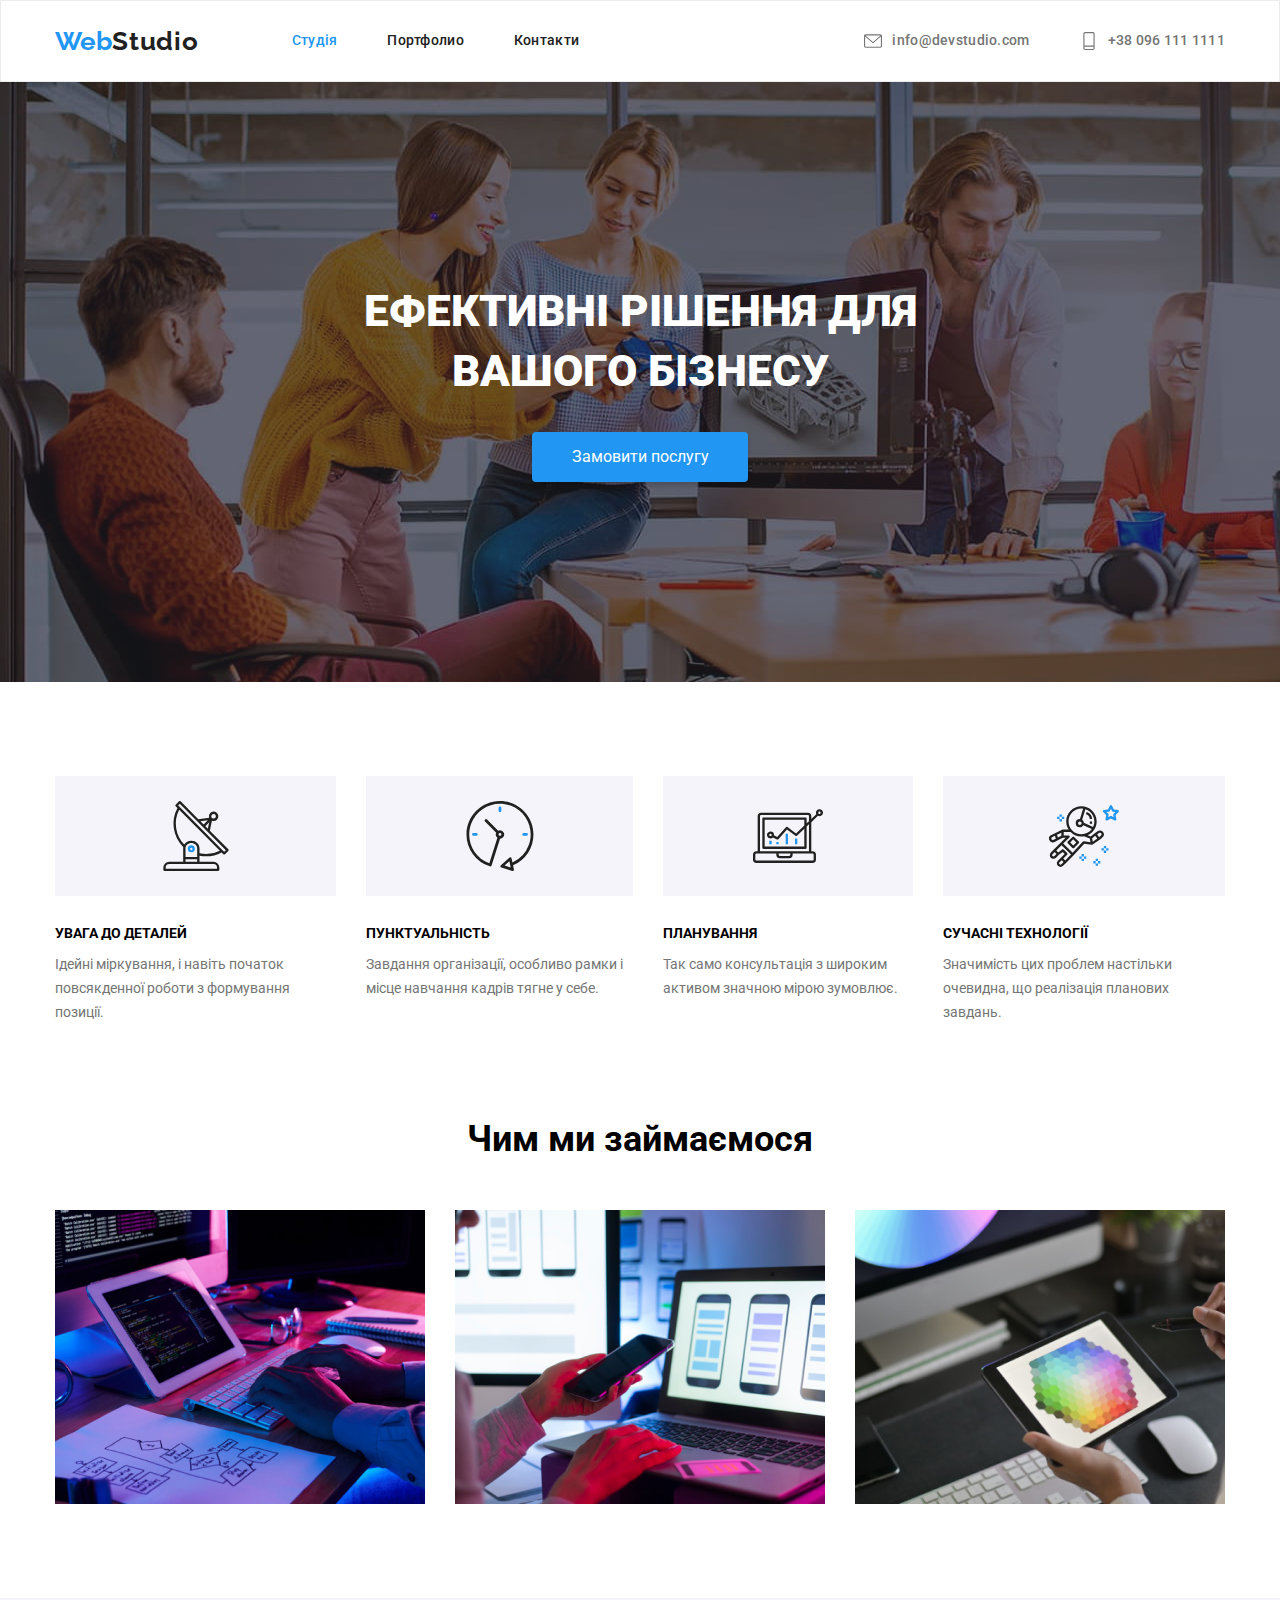
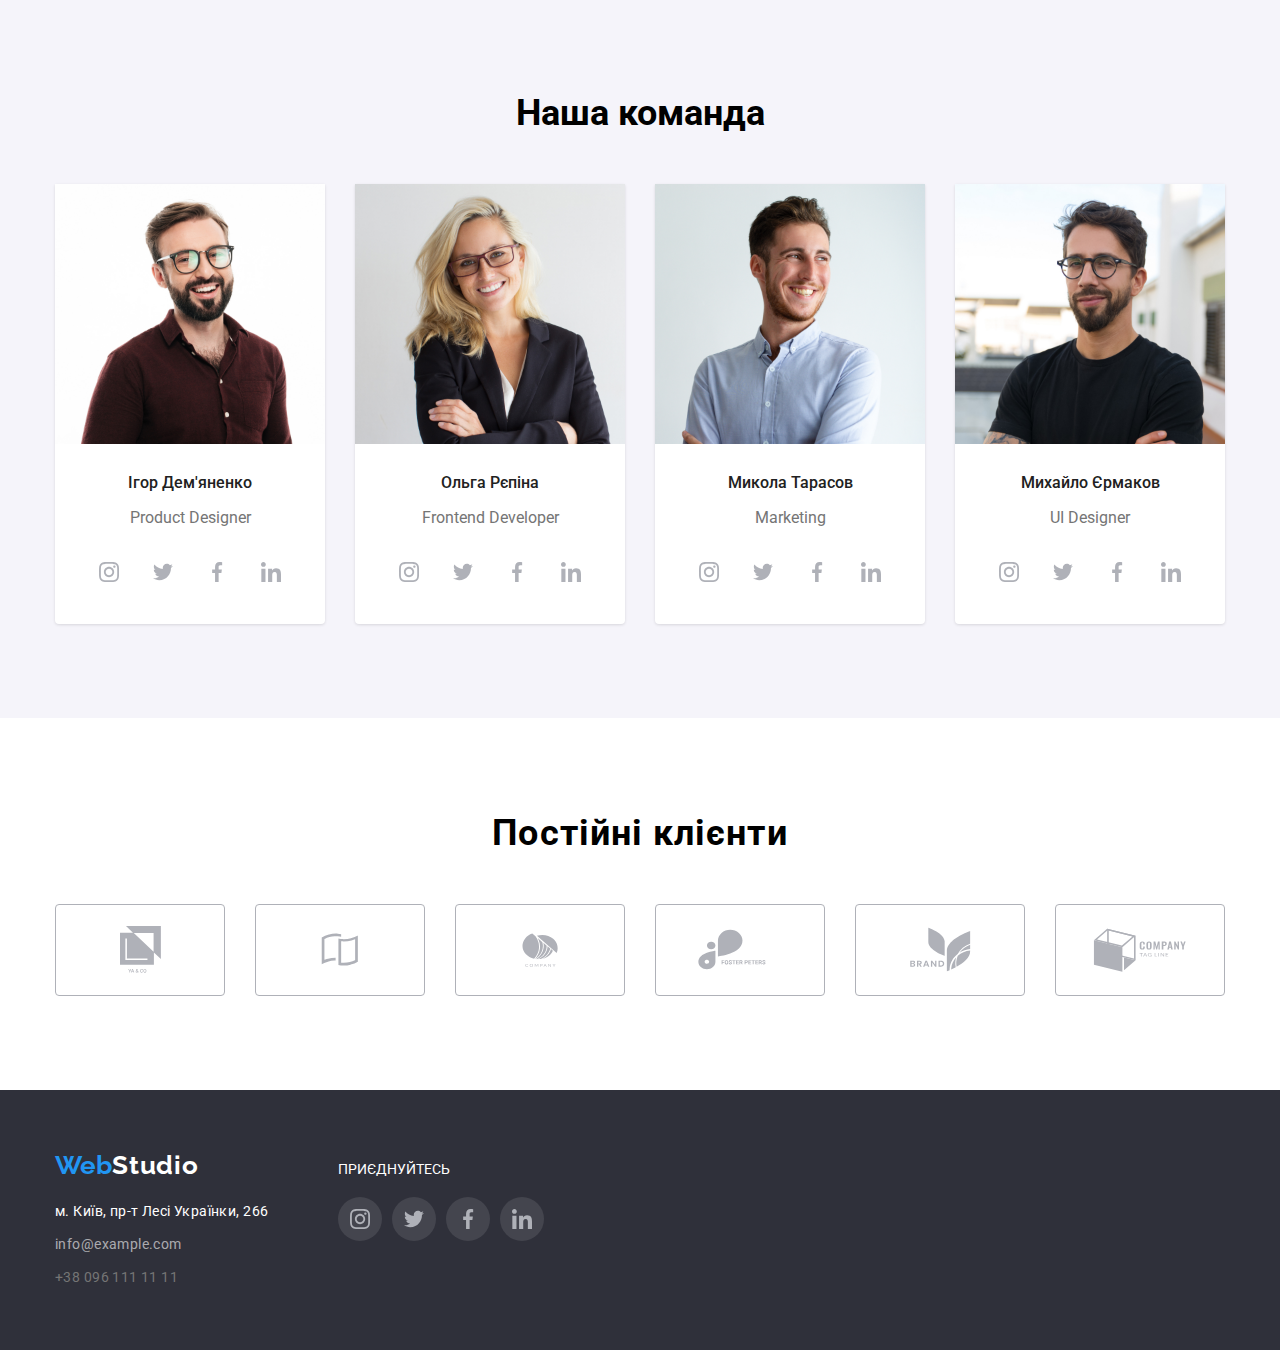
<file: index.html>
<!DOCTYPE html>
<html lang="en">

<head>
  <meta charset="UTF-8" />
  <meta http-equiv="X-UA-Compatible" content="IE=edge" />
  <meta name="viewport" content="width=device-width, initial-scale=1.0" />

  <title>Home work 1</title>
  <link href="https://fonts.googleapis.com/css2?family=Raleway:wght@700&family=Roboto:wght@400;500;700;900&display=swap"
    rel="stylesheet">
  <link />
  <link
      rel="stylesheet"
      href="https://cdnjs.cloudflare.com/ajax/libs/modern-normalize/1.1.0/modern-normalize.min.css"
    />
  <link rel="stylesheet" href="./css/styles.css" />

<body>

  <!-- Шапка сайта -->

  <header class="header">
    <div class="container">
      <nav class="main-nav">

        <a href="./index.html" class="logo">Web<span class="logo-header link current">Studio</span></a>

        <ul class="site-nav list">
          <li class="item">
            <a href="./index.html" class="link current studio">Студія</a>
          </li>
          <li class="item">
            <a href="./portfolio.html" class="link current">Портфолио</a>
          </li>
          <li class="item">
            <a href="Контакты" class="link">Контакти</a>
          </li>
        </ul>
    
    <ul class="auth-nav list">
      <li class="item">
        <a href="mailto:info@devstudio.com" class="header__link__mail">
          <svg class="tech__link" width="18" height="18">
            <use href="./images/symbol-defs.svg#icon-mailmin"></use>
            </svg
          >info@devstudio.com
        </a>
      </li>

      <li class="item">
        <a href="tel:+380961111111" class="header__link__tel">
          <svg class="tech__link" width="18" height="18">
            <use href=".//images/symbol-defs.svg#icon-telmin"></use></svg
          >+38 096 111 1111
        </a>
      </li>
    </ul>
  </nav>
  </div>
  </header>


  <main>

    <!-- Hero -->

     <section class="box-hero">
      <div class="box-text">
        <h1 class="text">Ефективні рішення для вашого бізнесу</h1>
        <div lass="hero-button">
        <button class="button-one">Замовити послугу</button>
       </div>
      </div>
     </section>

    <!-- Описание приимуществ -->

    <section class="section">
      <div class="container">
        <div class="box-peculiarities"></div>
        <!-- <h2 class="text-main">Описание преимуществ</h2> -->
        
        <ul class="list-item">
          <li class="box-works-item">
            <h3 class="text-list">УВАГА ДО ДЕТАЛЕЙ</h3>
            <p class="text-script">
              Ідейні міркування, і навіть початок повсякденної роботи з формування позиції.
            </p>
          </li>

          <li class="box-works-item">
            <h3 class="text-list">ПУНКТУАЛЬНІСТЬ</h3>
            <p class="text-script">
              Завдання організації, особливо рамки і місце навчання кадрів тягне у себе.
            </p>
          </li>

          <li class="box-works-item">
            <h3 class="text-list">ПЛАНУВАННЯ</h3>
            <p class="text-script">
              Так само консультація з широким активом значною мірою зумовлює.
            </p>
          </li>

          <li class="box-works-item">
            <h3 class="text-list">СУЧАСНІ ТЕХНОЛОГІЇ</h3>
            <p class="text-script">
              Значимість цих проблем настільки очевидна, що реалізація планових завдань.
            </p>
          </li>
        </ul>
      </div>
    </section>

    <!-- Чем мы занимаемся -->

    <section class="section works">
      <div class="container">
      <h2 class="text-main">Чим ми займаємося</h2>
      <ul class="list-item">
        <li>
          <img src="./images/работа за ноутом.jpg" alt="Смартфон" width="370" " />
        </li>
        <li>
          <img src="./images/смартфон.jpg" alt="Смартфон" width="370" " />
        </li>
        <li>
          <img src="./images/планшет.jpg" alt="Планшет" width="370" " />
        </li>
      </ul>
      </div>
    </section>

<!-- Наша команда -->

    <section class="section-team">
      <div class="container">
        <h2 class="text-main team">Наша команда</h2>
        <ul class="list-item section-name list">
          
          <li class="cards">
            <img src="./images/Igor.jpg" alt="Игорь дизайнер" width="270" />
            <h3 class="name">Ігор Дем'яненко</h3>
            <p class="text-job">Product Designer</p>
            <ul class="social__list">
              <li class="social__item">
                <a class="social__link" href="#" target="_blank" aria-label="instagram">
                  <svg class="social__icon" width="20" height="20">
                    <use href="./images/symbol-defs.svg#icon-instagrammin"></use>
                  </svg>
                </a>
              </li>
              <li class="social__item">
                <a class="social__link" href="#" target="_blank" aria-label="twitter">
                  <svg class="social__icon" width="20" height="20">
                    <use href="./images/symbol-defs.svg#icon-twittermin"></use>
                  </svg>
                </a>
              </li>
              <li class="social__item">
                <a class="social__link" href="#" target="_blank" aria-label="facebook">
                  <svg class="social__icon" width="20" height="20">
                    <use href="./images/symbol-defs.svg#icon-facebookmin"></use>
                  </svg>
                </a>
              </li>
              <li class="social__item">
                <a class="social__link" href="#" target="_blank" aria-label="linkedin">
                  <svg class="social__icon" width="20" height="20">
                    <use href="./images/symbol-defs.svg#icon-linkedinmin"></use>
                  </svg>
                </a>
              </li>
            </ul>
          </li>

          <li class="cards">
            <img src="./images/olga.jpg" alt="Ольга разработчик" width="270" />
            <h3 class="name">Ольга Рєпіна</h3>
            <p class="text-job">Frontend Developer</p>
            <ul class="social__list">
              <li class="social__item">
                <a class="social__link" href="#" target="_blank" aria-label="instagram">
                  <svg class="social__icon" width="20" height="20">
                    <use href="./images/symbol-defs.svg#icon-instagrammin"></use>
                  </svg>
                </a>
              </li>
              <li class="social__item">
                <a class="social__link" href="#" target="_blank" aria-label="twitter">
                  <svg class="social__icon" width="20" height="20">
                    <use href="./images/symbol-defs.svg#icon-twittermin"></use>
                  </svg>
                </a>
              </li>
              <li class="social__item">
                <a class="social__link" href="#" target="_blank" aria-label="facebook">
                  <svg class="social__icon" width="20" height="20">
                    <use href="./images/symbol-defs.svg#icon-facebookmin"></use>
                  </svg>
                </a>
              </li>
              <li class="social__item">
                <a class="social__link" href="#" target="_blank" aria-label="linkedin">
                  <svg class="social__icon" width="20" height="20">
                    <use href="./images/symbol-defs.svg#icon-linkedinmin"></use>
                  </svg>
                </a>
              </li>
            </ul> 
          </li>

          <li class="cards">
            <img src="./images/Nikolay.jpg" alt="Николай маркетолог" width="270" />

            <h3 class="name">Микола Тарасов</h3>
            <p class="text-job">Marketing</p>
            <ul class="social__list">
              <li class="social__item">
                <a class="social__link" href="#" target="_blank" aria-label="instagram">
                  <svg class="social__icon" width="20" height="20">
                    <use href="./images/symbol-defs.svg#icon-instagrammin"></use>
                  </svg>
                </a>
              </li>
              <li class="social__item">
                <a class="social__link" href="#" target="_blank" aria-label="twitter">
                  <svg class="social__icon" width="20" height="20">
                    <use href="./images/symbol-defs.svg#icon-twittermin"></use>
                  </svg>
                </a>
              </li>
              <li class="social__item">
                <a class="social__link" href="#" target="_blank" aria-label="facebook">
                  <svg class="social__icon" width="20" height="20">
                    <use href="./images/symbol-defs.svg#icon-facebookmin"></use>
                  </svg>
                </a>
              </li>
              <li class="social__item">
                <a class="social__link" href="#" target="_blank" aria-label="linkedin">
                  <svg class="social__icon" width="20" height="20">
                    <use href="./images/symbol-defs.svg#icon-linkedinmin"></use>
                  </svg>
                </a>
              </li>
            </ul>
          </li>

          <li class="cards">
            <img src="./images/Mihail.jpg" alt="Михаил дизайнер" width="270" />
            <h3 class="name">Михайло Єрмаков</h3>
            <p class="text-job">UI Designer</p>
            <ul class="social__list">
              <li class="social__item">
                <a class="social__link" href="#" target="_blank" aria-label="instagram">
                  <svg class="social__icon" width="20" height="20">
                    <use href="./images/symbol-defs.svg#icon-instagrammin"></use>
                  </svg>
                </a>
              </li>
              <li class="social__item">
                <a class="social__link" href="#" target="_blank" aria-label="twitter">
                  <svg class="social__icon" width="20" height="20">
                    <use href="./images/symbol-defs.svg#icon-twittermin"></use>
                  </svg>
                </a>
              </li>
              <li class="social__item">
                <a class="social__link" href="#" target="_blank" aria-label="facebook">
                  <svg class="social__icon" width="20" height="20">
                    <use href="./images/symbol-defs.svg#icon-facebookmin"></use>
                  </svg>
                </a>
              </li>
              <li class="social__item">
                <a class="social__link" href="#" target="_blank" aria-label="linkedin">
                  <svg class="social__icon" width="20" height="20">
                    <use href="./images/symbol-defs.svg#icon-linkedinmin"></use>
                  </svg>
                </a>
              </li>             
            </ul>           
          </li>
        </ul>
      </div>
    </section>

<!-- Постоянные клиенты -->

    <section class="section">
      <div class="container">
      <h2 class="our__clients">Постійні клієнти</h2>
      </div>
      <div class="container">
      <div class="clients">
      <ul class="clients__size">
        <li class="client__cards">
          <a class="client__item" href="#" target="_blank" aria-label="uniononemin">
            <svg class="client__label" width="41" height="47">
              <use href="./images/symbol-defs.svg#icon-uniononemin"></use>
            </svg>
          </a>
        </li>
        <li class="client__cards">
          <a class="client__item" href="#" target="_blank" aria-label="uniontwomin">
            <svg class="client__label" width="38" height="34">
              <use href="./images/symbol-defs.svg#icon-uniontwomin"></use>
            </svg>
          </a>
        </li>
        <li class="client__cards">
          <a class="client__item" href="#" target="_blank" aria-label="unionthreemin">
            <svg class="client__label" width="38" height="34">
              <use href="./images/symbol-defs.svg#icon-unionthreemin"></use>
            </svg>
          </a>
         </li>
        <li class="client__cards">
          <a class="client__item" href="#" target="_blank" aria-label="unionformin">
            <svg class="client__label" width="84" height="41">
              <use href="./images/symbol-defs.svg#icon-unionformin"></use>
            </svg>
          </a>
         </li>
        <li class="client__cards">
          <a class="client__item" href="#" target="_blank" aria-label="unionfivemin">
            <svg class="client__label" width="63" height="45">
              <use href="./images/symbol-defs.svg#icon-unionfivemin"></use>
            </svg>
          </a>
          </li>
        <li class="client__cards">
          <a class="client__item" href="#" target="_blank" aria-label="unionsixmin">
            <svg class="client__label" width="94" height="44">
              <use href="./images/symbol-defs.svg#icon-unionsixmin"></use>
            </svg>
          </a>
          </li>             
      </ul>
    </div>
  </div>
    </section>
  </main>

  <!-- Footer -->

  <footer class="footer">
    <div class="container container-wrap">
      <div class="place">
        <a href="./index.html" class="logo">Web<span class="accent-footer">Studio</span></a>
      <address>
        <ul class="address">
          <li>
            <a 
            href="https://goo.gl/maps/P4V3GdsKR6i7VE34A" 
            target="_blank"
            rel="noopener noreferrer"  
            class="map"
            >м. Київ, пр-т Лесі Українки, 266</a>
          </li>

          <li>
            <a 
            href="mailto:info@example.com" 
            class="mail-footer"
            >info@example.com</a>
          </li>

          <li>
            <a 
            href="tel:+380961111111" 
            class="tel-footer">+38 096 111 11 11</a>
          </li>
        </ul>
      </address>
    </div> 

    <div class="footer__join">
      <p class="footer__title">ПРИЄДНУЙТЕСЬ</p>
      <ul class="social__list footer__social">
        <li class="social__item footer__social__item">
          <a 
          class="social__link__" 
          href="#" 
          target="_blank" 
          aria-label="instagram"
          >
            <svg class="social__icon" width="20" height="20">
              <use href="./images/symbol-defs.svg#icon-instagrammin"></use>
            </svg>
          </a>
        </li>
        <li class="social__item footer__social__item">
          <a 
          class="social__link" 
          href="#" 
          target="_blank" 
          aria-label="twitter"
          >
            <svg class="social__icon" width="20" height="20">
              <use href="./images/symbol-defs.svg#icon-twittermin"></use>
            </svg>
          </a>
        </li>
        <li class="social__item footer__social__item">
          <a 
          class="social__link" 
          href="#" target="_blank" 
          aria-label="facebook"
          >
            <svg class="social__icon" width="20" height="20">
              <use href="./images/symbol-defs.svg#icon-facebookmin"></use>
            </svg>
          </a>
        </li>
        <li class="social__item footer__social__item">
          <a 
          class="social__link" 
          href="#" target="_blank" 
          aria-label="linkedin"
          >
            <svg class="social__icon" width="20" height="20">
              <use href="./images/symbol-defs.svg#icon-linkedinmin"></use>
            </svg>
          </a>
        </li>
      </ul>
      </div>
    </div> 
  </footer> 
</body>
</html>
</file>
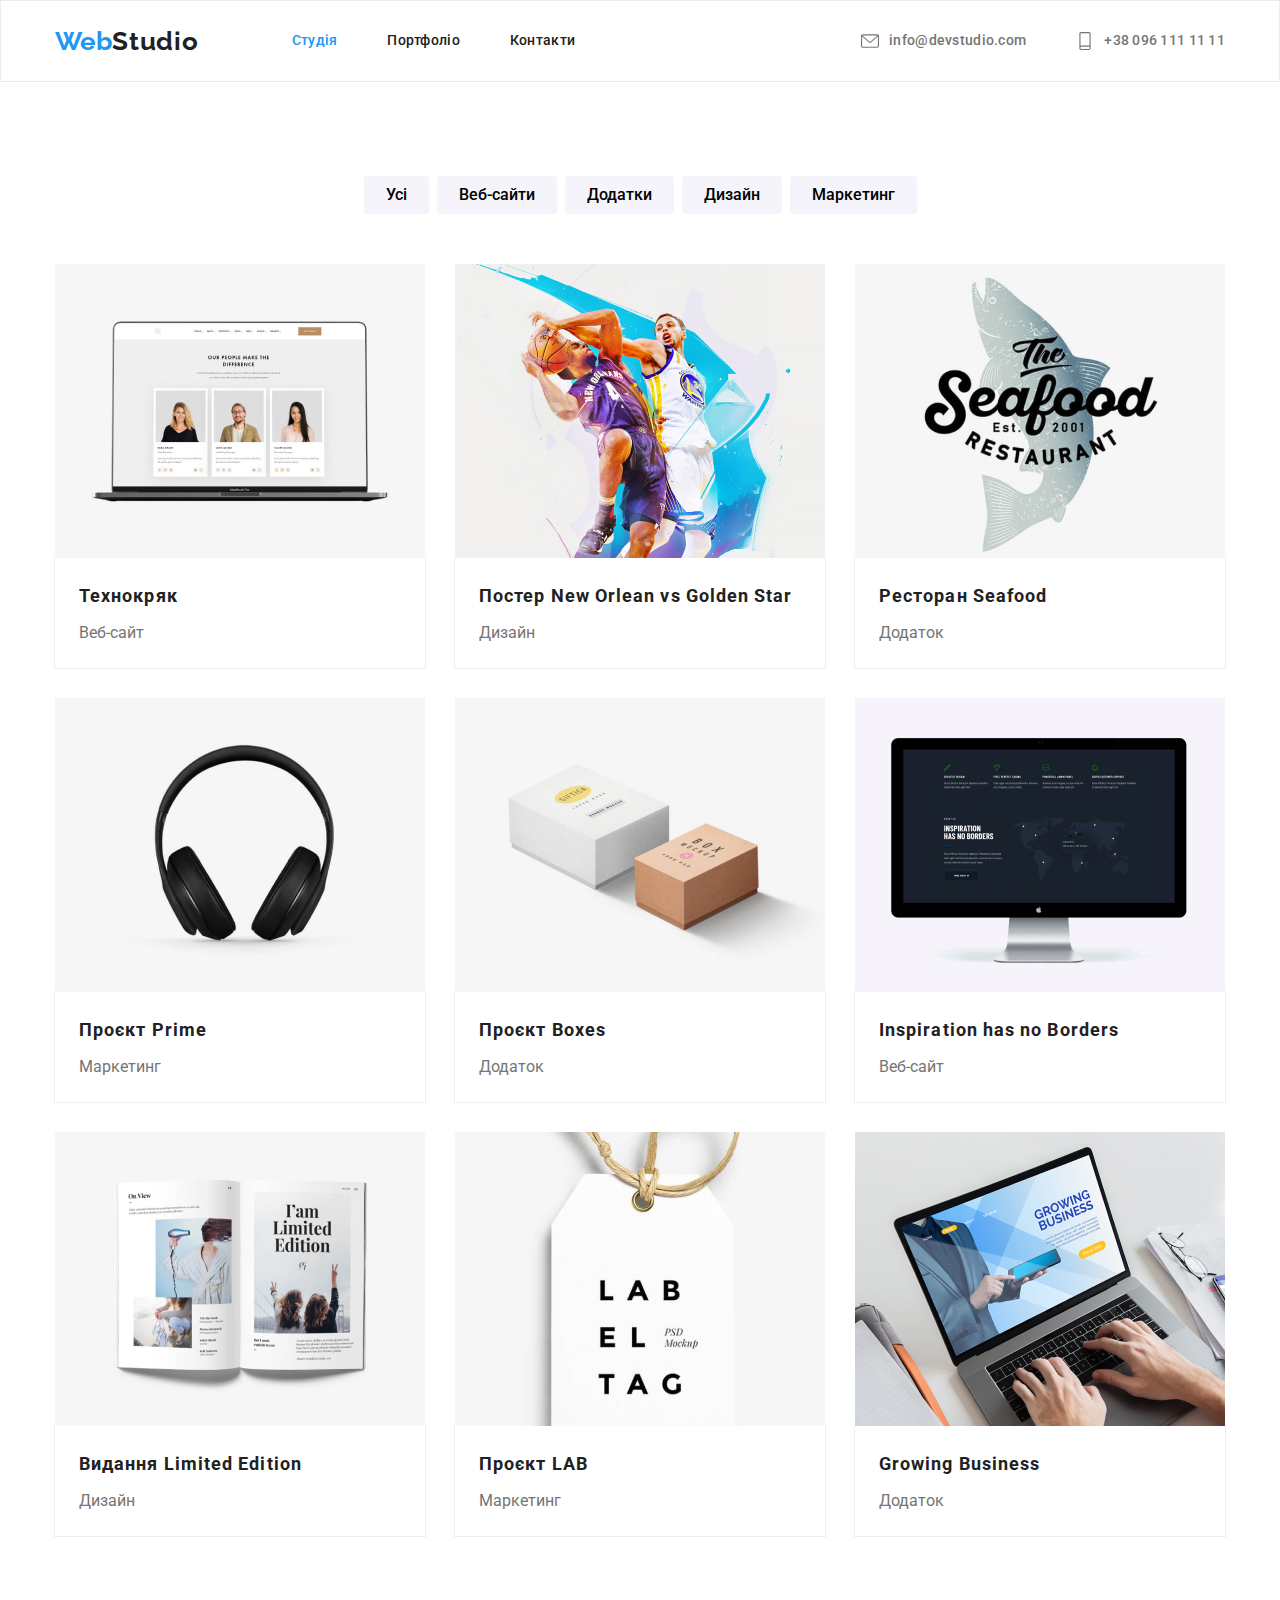
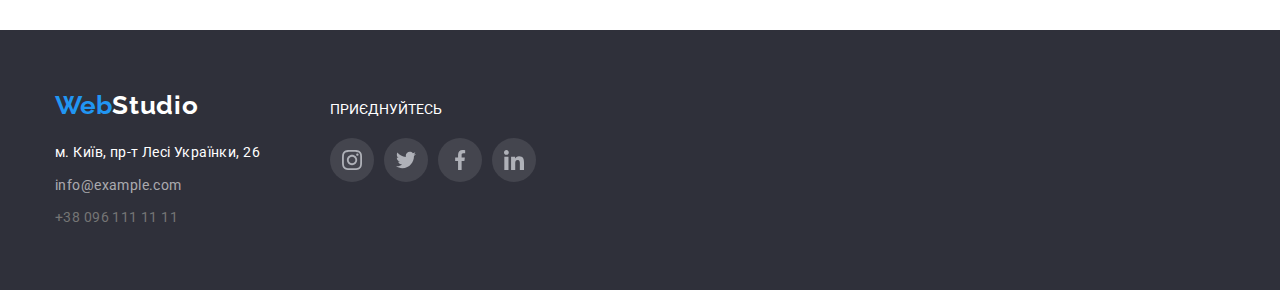
<file: portfolio.html>
<!DOCTYPE html>
<html lang="en">
  <head>
    <meta charset="UTF-8" />
    <meta http-equiv="X-UA-Compatible" content="IE=edge" />
    <meta name="viewport" content="width=device-width, initial-scale=1.0" />
    <title>Home work 2</title>
    <link rel="preconnect" href="https://fonts.googleapis.com" />
    <link rel="preconnect" href="https://fonts.gstatic.com" crossorigin />
    <link
      href="https://fonts.googleapis.com/css2?family=Raleway:wght@700&family=Roboto:wght@400;500;700;900&display=swap"
      rel="stylesheet"
    />
    <link
      rel="stylesheet"
      href="https://cdnjs.cloudflare.com/ajax/libs/modern-normalize/1.1.0/modern-normalize.min.css"
    />

    <link rel="stylesheet" href="css/styles.css" />
  </head>

  <body>
    <!-- Шапка сайта -->

    <header class="header">
      <div class="container">
        <nav class="main-nav">
          <a href="./index.html" class="logo"
            >Web<span class="logo-header link current">Studio</span></a
          >

          <ul class="site-nav list">
            <li class="item">
              <a href="./index.html" class="link current studio">Студія</a>
            </li>
            <li class="item">
              <a href="./portfolio.html" class="link current">Портфоліо</a>
            </li>
            <li class="item">
              <a href="Контакты" class="link">Контакти</a>
            </li>
          </ul>

          <ul class="auth-nav list">
            <li class="item">
              <a href="mailto:info@devstudio.com" class="header__link__mail">
                <svg class="tech__link" width="18" height="18">
                  <use href="./images/symbol-defs.svg#icon-mailmin"></use></svg
                >info@devstudio.com
              </a>
            </li>

            <li class="item">
              <a href="tel:+380961111111" class="header__link__tel">
                <svg class="tech__link" width="18" height="18">
                  <use href=".//images/symbol-defs.svg#icon-telmin"></use></svg
                >+38 096 111 11 11
              </a>
            </li>
          </ul>
        </nav>
      </div>
    </header>

    <main>
      <section class="section">
        <div class="container">
          <!-- <h1> Примеры робот <h1> 
              -->
          <div class="button-nav">
            <ul class="button-box">
              <li>
                <button type="button" class="buttons">Усі</button>
              </li>
              <li>
                <button type="button" class="buttons">Веб-сайти</button>
              </li>
              <li>
                <button type="button" class="buttons">Додатки</button>
              </li>
              <li>
                <button type="button" class="buttons">Дизайн</button>
              </li>
              <li>
                <button type="button" class="buttons">Маркетинг</button>
              </li>
            </ul>
          </div>
        </div>

        <!-- Картинки -->

        <div class="container">
          <div class="box__section__cards">
            <ul class="section_title">
              <li class="section__title__card">
                <a href="#" class="link">
                  <div class="product-thumb">
                    <img
                      src="./images/технокряк.jpg"
                      alt="Ноутбук Macbook"
                      width="370"
                      height="294"
                    />
                  </div>
                  <div class="card-signature">
                    <h2 class="text-image">Технокряк</h2>
                    <p class="text-description">Веб-сайт</p>
                  </div>
                </a>
              </li>

              <li class="section__title__card">
                <a class="link" href="#">
                  <div class="product-thumb">
                    <img
                      src="./images/баскетбол.jpg"
                      alt="Борьба за мяч"
                      width="370"
                      height="294"
                    />
                  </div>
                  <div class="card-signature">
                    <h2 class="text-image">Постер New Orlean vs Golden Star</h2>
                    <p class="text-description">Дизайн</p>
                  </div>
                </a>
              </li>

              <li class="section__title__card">
                <a class="link" href="#">
                  <div class="product-thumb">
                    <img
                      src="./images/Ресторан.png"
                      alt="Ресторан с морской кухней"
                      width="370"
                      height="294"
                    />
                  </div>

                  <div class="card-signature">
                    <h2 class="text-image">Ресторан Seafood</h2>
                    <p class="text-description">Додаток</p>
                  </div>
                </a>
              </li>

              <li class="section__title__card">
                <a class="link" href="#">
                  <div class="product-thumb">
                    <img
                      src="./images/наушники.jpg"
                      alt="Черные беспроводные наушники"
                      width="370"
                      height="294"
                    />
                  </div>

                  <div class="card-signature">
                    <h2 class="text-image">Проєкт Prime</h2>
                    <p class="text-description">Маркетинг</p>
                  </div>
                </a>
              </li>

              <li class="section__title__card">
                <a class="link" href="#">
                  <div class="product-thumb">
                    <img
                      src="./images/куб.jpg"
                      alt="Два кубика разного цвета"
                      width="370"
                      height="294"
                    />
                  </div>

                  <div class="card-signature">
                    <h2 class="text-image">Проєкт Boxes</h2>
                    <p class="text-description">Додаток</p>
                  </div>
                </a>
              </li>

              <li class="section__title__card">
                <a class="link" href="#">
                  <div class="product-thumb">
                    <img
                      src="./images/экран.jpg"
                      alt="Портативный экран компьютера"
                      width="370"
                      height="294"
                    />
                  </div>

                  <div class="card-signature">
                    <h2 class="text-image">Inspiration has no Borders</h2>
                    <p class="text-description">Веб-сайт</p>
                  </div>
                </a>
              </li>

              <li class="section__title__card">
                <a class="link" href="#">
                  <div class="product-thumb">
                    <img
                      src="./images/журнал.jpg"
                      alt="Раскрытый журнал"
                      width="370"
                      height="294"
                    />
                  </div>

                  <div class="card-signature">
                    <h2 class="text-image">Видання Limited Edition</h2>
                    <p class="text-description">Дизайн</p>
                  </div>
                </a>
              </li>

              <li class="section__title__card">
                <a class="link" href="#">
                  <div class="product-thumb">
                    <img
                      src="./images/бирка.jpg"
                      alt="Белая бирка с надписями"
                      width="370"
                      height="294"
                    />
                  </div>

                  <div class="card-signature">
                    <h2 class="text-image">Проєкт LAB</h2>
                    <p class="text-description">Маркетинг</p>
                  </div>
                </a>
              </li>

              <li class="section__title__card">
                <a class="link" href="#">
                  <div class="product-thumb">
                    <img
                      src="./images/ноутбук.jpg"
                      alt="Работа за ноутбуком"
                      width="370"
                      height="294"
                    />
                  </div>

                  <div class="card-signature">
                    <h2 class="text-image">Growing Business</h2>
                    <p class="text-description">Додаток</p>
                  </div>
                </a>
              </li>
            </ul>
          </div>
        </div>
      </section>
    </main>

    <!-- Footer -->

    <footer class="footer">
      <div class="container container-wrap">
        <div class="place">
          <a href="./index.html" class="logo"
            >Web<span class="accent-footer">Studio</span></a
          >
          <address>
            <ul class="address">
              <li>
                <a
                  href="https://goo.gl/maps/P4V3GdsKR6i7VE34A"
                  target="_blank"
                  rel="noopener noreferrer"
                  class="map"
                  >м. Київ, пр-т Лесі Українки, 26</a
                >
              </li>

              <li>
                <a href="mailto:info@example.com" class="mail-footer"
                  >info@example.com</a
                >
              </li>

              <li>
                <a href="tel:+380961111111" class="tel-footer"
                  >+38 096 111 11 11</a
                >
              </li>
            </ul>
          </address>
        </div>

        <div class="footer__join">
          <p class="footer__title">ПРИЄДНУЙТЕСЬ</p>
          <ul class="social__list footer__social">
            <li class="social__item footer__social__item">
              <a
                class="social__link__"
                href="#"
                target="_blank"
                aria-label="instagram"
              >
                <svg class="social__icon" width="20" height="20">
                  <use href="./images/symbol-defs.svg#icon-instagrammin"></use>
                </svg>
              </a>
            </li>
            <li class="social__item footer__social__item">
              <a
                class="social__link"
                href="#"
                target="_blank"
                aria-label="twitter"
              >
                <svg class="social__icon" width="20" height="20">
                  <use href="./images/symbol-defs.svg#icon-twittermin"></use>
                </svg>
              </a>
            </li>
            <li class="social__item footer__social__item">
              <a
                class="social__link"
                href="#"
                target="_blank"
                aria-label="facebook"
              >
                <svg class="social__icon" width="20" height="20">
                  <use href="./images/symbol-defs.svg#icon-facebookmin"></use>
                </svg>
              </a>
            </li>
            <li class="social__item footer__social__item">
              <a
                class="social__link"
                href="#"
                target="_blank"
                aria-label="linkedin"
              >
                <svg class="social__icon" width="20" height="20">
                  <use href="./images/symbol-defs.svg#icon-linkedinmin"></use>
                </svg>
              </a>
            </li>
          </ul>
        </div>
      </div>
    </footer>
  </body>
</html>
</file>
<file: css/styles.css>
html,
body,
div,
span,
applet,
object,
iframe,
h1,
h2,
h3,
h4,
h5,
h6,
p,
blockquote,
pre,
a,
abbr,
acronym,
address,
big,
cite,
code,
html,
body,
div,
span,
applet,
object,
iframe,
h1,
h2,
h3,
h4,
h5,
h6,
p,
blockquote,
pre,
a,
abbr,
acronym,
address,
big,
cite,
code,
del,
dfn,
em,
img,
ins,
kbd,
q,
s,
samp,
small,
strike,
strong,
sub,
sup,
tt,
var,
b,
u,
i,
center,
dl,
dt,
dd,
ol,
ul,
li,
fieldset,
form,
label,
legend,
table,
caption,
tbody,
tfoot,
thead,
tr,
th,
td,
article,
aside,
canvas,
details,
embed,
figure,
figcaption,
footer,
header,
hgroup,
menu,
nav,
output,
ruby,
section,
summary,
time,
mark,
audio,
video {
  margin: 0;
  padding: 0;
  border: 0;
  font-size: 100%;
  font: inherit;
  vertical-align: baseline;
}

html {
  box-sizing: border-box;
  margin: 0;
  padding: 0;
  border: 0;
  font-size: 100%;
  font: inherit;
  font-weight: normal;
  vertical-align: baseline;
}

img {
  display: block;
  max-width: 100%;
  height: auto;
}

*,
*::before,
*::after {
  box-sizing: inherit;
}

:root {
  --background-color: #ffffff;
  --secondary-background-color: #2f303a;
  --primary-color: #212121;
  --secondary-color: #2196f3;
  --buttons-color: #f5f4fa;
  --contacts-color: #757575;
}

body {
  font-family: "Roboto", sans-serif;
  font-size: 14px;
  font-style: normal;
  font-weight: 400;
  line-height: 1.17;
}

.container {
  max-width: 1200px;
  width: 100%;
  margin: 0 auto;
  padding-left: 15px;
  padding-right: 15px;
}

/* Хэдер */

.header {
  background-color: var(--background-color);
  border: 1px solid rgba(236, 236, 236, 1);
}

.main-nav {
  display: flex;
  justify-content: center;
  align-items: center;
}

ul {
  list-style: none;
  margin: 0;
  padding: 0;
}

.logo:hover {
  color: var(--secondary-color);
}

.logo {
  font-family: "Raleway";
  font-size: 26px;
  font-weight: bold;
  text-decoration: none;
  padding-left: 0px;
  padding-top: 0px;
  margin: 0;
  padding-top: 0px;
  padding-bottom: 0px;
  color: var(--secondary-color);
}

.logo-header {
  font-family: "Raleway";
  font-size: 26px;
  font-weight: bold;
  letter-spacing: 0.03em;
  margin-right: 93px;
  color: var(--secondary-color);
}

.logo-header:hover {
  color: var(--primary-color);
}

.header .link.current.studio:hover,
.header .link.current.studio:focus {
  color: var(--secondary-color);
}

.header .link:hover,
.header .link:focus {
  color: var(--secondary-color);
}

.link-mail {
  text-decoration: none;
  color: var(--contacts-color);
}

/* Навигация */

.link {
  text-decoration: none;
  color: var(--primary-color);
}

.site-nav .link.studio {
  color: rgba(33, 150, 243, 1);
}

.site-nav.list {
  display: flex;
  font-weight: medium;
  line-height: 1.14;
  letter-spacing: 0.02em;
  font-weight: 500;
}

.site-nav .list:not(first-child) {
  color: var(--secondary-color);
}

.site-nav .item {
  /* padding-top: 30px;
  padding-bottom: 30px; */
  margin-right: 50px;
}
.site-nav .item:last-child {
  margin-right: 0;
}

.studio .link {
  color: var(--secondary-color);
}

.portfolio {
  color: var(--primary-color);
}

.auth-nav.list {
  display: flex;
  margin-left: auto;
  font-weight: 500;
  font-size: 100%;
  line-height: 1.14;
  letter-spacing: 0.02em;
}

.auth-nav .mail {
  margin-right: 0px;
  margin-left: 0px;
}
.a.link {
  padding-top: 32px;
  padding-bottom: 32px;
}
.auth-nav .tel {
  margin-right: 0px;
  margin-left: 50px;
}

.header__link__mail,
.header__link__tel {
  display: flex;
  justify-content: center;
  align-items: center;
  padding-top: 31px;
  padding-bottom: 31px;
  gap: 10px;
  text-decoration: none;
  color: var(--contacts-color);
}

.item .auth-nav {
  padding-top: 31px;
  padding-bottom: 31px;
  display: flex;
  justify-content: center;
}
.auth-nav .item + .item {
  margin-left: 50px;
  padding-top: 0px;
  padding-bottom: 0px;
}

.header__link__mail:focus,
.header__link__mail:hover {
  color: var(--secondary-color);
}

.header__link__tel:focus,
.header__link__tel:hover {
  color: var(--secondary-color);
}

.tech__link {
  fill: currentColor;
}

/* Герой */

.section {
  padding-top: 94px;
  padding-bottom: 94px;
}

.box-hero {
  max-width: 1600px;
  height: 600px;
  margin-left: 0px;
  background-size: contain;
  padding-top: 0px;
  padding-bottom: 94px;

  background-image: linear-gradient(
      rgba(47, 48, 58, 0.4),
      rgba(47, 48, 58, 0.4)
    ),
    url(../images/шапка.jpg);
  background-repeat: no-repeat;
  background-size: cover;
  background-color: var(--primary-color);
}

.box-text {
  padding-top: 200px;
  text-align: center;
  max-width: 696px;
  margin: auto;
}

.text {
  padding: 0px 0px;
  margin-bottom: 30px;
  text-transform: uppercase;
  font-weight: 900;
  font-size: 44px;
  line-height: 1.36;
  color: var(--background-color);
}

.hero-batton {
  display: flex;
  justify-content: center;
}

.hero-text {
  text-align: center;
  max-width: 696px;
  margin: auto;
  padding: 200px 0px;
}

/* hero button */

.button-one {
  width: 216px;
  height: 50px;
  border-radius: 4px;

  /* display: flex; */
  margin-top: 0px;
  margin-bottom: 0px;
  padding: 10px 32px;
  text-align: center;
  border: transparent;

  text-decoration: none;

  font-size: 16px;
  line-height: 1.9;
  text-align: center;
  letter-spacing: 6%;
  color: var(--background-color);

  background-color: var(--secondary-color);
  box-shadow: 0px 4px 4px rgba(0, 0, 0, 0.15);
}

/* Описание преимуществ */

.list-item {
  display: flex;
  justify-content: center;
  gap: 30px;
}

.box-works-item::before {
  display: block;
  content: "";
  height: 120px;
  background: var(--buttons-color);
  background-image: url(../images/attentionmin.svg);
  background-repeat: no-repeat;
  background-position: center;
  margin-bottom: 30px;
}

.box-works-item:nth-child(2)::before {
  background-image: url(../images/oclockmin.svg);
}
.box-works-item:nth-child(3)::before {
  background-image: url(../images/planningmin.svg);
}
.box-works-item:nth-child(4)::before {
  background-image: url(../images/technologymin.svg);
}

.text-list {
  font-weight: bold;
  line-height: 1.14;
  font-size: 14px;
  margin-bottom: 10px;
}

.text-script {
  line-height: 1.72;

  color: var(--contacts-color);
}

.section-title-picture {
  width: 1200px;
  padding-left: 0px;
  padding-right: 0px;
}

.section.works {
  padding-top: 0;
}

/* Чем мы занимаемся */

.text-main {
  font-weight: bold;
  font-size: 36px;
  line-height: 1.17;
  margin-top: 0px;
  margin-bottom: 0px;
  text-align: center;
  margin-bottom: 50px;
}

.list-item {
  display: flex;
  justify-content: center;
  gap: 30px;
  width: 1170px;
  padding-left: 0px;
  padding-right: 0px;
}

/* Наша команда */

.section-team {
  padding-top: 94px;
  padding-bottom: 94px;
  background-color: var(--buttons-color);
}

.cards {
  background-color: rgba(255, 255, 255, 1);
  box-shadow: 0px 2px 1px 0px rgba(0, 0, 0, 0.2);
  box-shadow: 0px 1px 1px 0px rgba(0, 0, 0, 0.14);
  box-shadow: 0px 1px 3px 0px rgba(0, 0, 0, 0.12);
  border-radius: 0px 0px 4px 4px;
}

.list-item {
  display: flex;
  justify-content: center;
  gap: 30px;
  width: 1170px;
  padding-left: 0px;
  padding-right: 0px;
}

.name {
  font-weight: 500;
  font-size: 16px;
  line-height: 1.17;
  margin-top: 30px;
  text-align: center;

  color: var(--primary-color);
}

.text-job {
  font-size: 16px;
  line-height: 1.9;
  font-style: normal;
  margin-top: 10px;
  text-align: center;
  margin-bottom: 16px;

  color: var(--contacts-color);
}

.social__list {
  display: flex;
  justify-content: space-evenly;
  align-content: center;
  align-items: baseline;

  color: rgba(175, 177, 184, 1);

  gap: 10px;
  margin-bottom: 30px;
  margin-right: 32px;
  margin-left: 32px;
}

.social__item {
  border-radius: 50%;
  width: 44px;
  height: 44px;
  display: flex;
  justify-content: center;
  align-items: center;
}

.social__item:hover,
.social__item:focus {
  background-color: var(--secondary-color);
}
.social__item:hover .social__icon {
  fill: var(--background-color);
}

.social__icon {
  display: flex;
  justify-content: center;
  align-items: center;
  fill: currentColor;

  width: 20px;
  height: 20px;
  background-position: 50%;

  color: rgb(26, 178, 195);
  fill: rgba(175, 177, 184, 1);
}

/* Наши клиенты */

.our__clients {
  font-family: Roboto;
  font-size: 36px;
  font-weight: 700;
  line-height: 42px;
  letter-spacing: 0.03em;
  text-align: center;
  margin-bottom: 50px;
}

.clients {
  display: flex;
  justify-content: center;
}

.clients__size {
  display: flex;
  justify-content: center;
  gap: 30px;
}

.client__cards {
  display: flex;
  align-items: center;
  justify-content: center;

  width: 170px;
  height: 92px;
  border: 1px solid #afb1b8;
  border-radius: 4px;
}
.client__cards:hover,
.client__cards:focus {
  border: 1px solid var(--secondary-color);
}
.client__label {
  fill: rgba(175, 177, 184, 1);
}
.client__cards:hover .client__label,
.client__cards:focus .client__label {
  fill: var(--secondary-color);
}
.client__item {
  display: flex;
  width: 100%;
  height: 100%;
  align-items: center;
  justify-content: center;
}

/* Footer */

.cont__footer {
  display: flex;
}

.footer {
  background-color: var(--secondary-background-color);
  padding-top: 60px;
  padding-bottom: 60px;
}

.logo-footer .accent-footer:focus,
.logo-footer .accent-footer:hover {
  color: var(--secondary-color);
}

.logo-footer {
  font-family: "Raleway";
  font-size: 26px;
  font-weight: bold;
  text-decoration: none;
  padding-left: 0px;
  padding-top: 0px;
  margin: 0;
  padding-top: 32px;
  padding-bottom: 32px;
  color: var(--secondary-color);
}

.accent-footer {
  font-family: "Raleway";
  font-size: 26px;
  font-weight: bold;
  line-height: 0px;
  letter-spacing: 0.03em;
  text-align: left;
  color: var(--background-color);
}

.map:focus,
.map:hover {
  color: var(--secondary-color);
}

.map {
  font-style: normal;
  font-weight: 400;
  font-size: 14px;
  line-height: 1.71;

  letter-spacing: 0.03em;
  text-decoration: none;
  color: var(--background-color);

  display: inline-block;
  margin-top: 20px;
}

.mail-footer {
  font-style: normal;
  font-weight: 400;
  font-size: 14px;
  line-height: 1.71;
  text-decoration: none;
  letter-spacing: 0.03em;

  color: rgba(255, 255, 255, 0.6);
  display: inline-block;
  margin-top: 9px;
}

.tel-footer {
  font-style: normal;
  font-size: 14px;
  line-height: 1.71;
  text-decoration: none;
  letter-spacing: 0.03em;
  display: inline-block;
  margin-top: 9px;
  color: var(--contacts-color);
}

.tel-footer:focus,
.tel-footer:hover {
  color: var(--secondary-color);
}

.mail-footer:focus,
.mail-footer:hover {
  color: var(--secondary-color);
}
.footer__join {
  margin-left: 70px;
}

.footer__social {
  margin: 0;
}

.footer__title {
  color: var(--background-color);
  margin-bottom: 20px;
}

.social__item {
  display: flex;
  gap: 10px;

  justify-content: center;
  align-items: center;
  fill: currentColor;

  width: 44px;
  height: 44px;
  background-position: 50%;
  background-color: rgba(255, 255, 255, 0.1);
}

.social__item__footer:hover,
.social__item__footer:focus {
  background-color: #f3212f;
}
.social__item__footer:hover .social__icon {
  fill: #ffffff;
}
.social__item__footer {
  border-radius: 50%;
  width: 44px;
  height: 44px;
  display: flex;
  justify-content: center;
  align-items: center;
  background: rgba(255, 255, 255, 0.1);
}

.container-wrap {
  display: flex;
  align-items: baseline;
}

/* Портфолио */

.section {
  padding-top: 94px;
  padding-bottom: 94px;
}

.button-box {
  display: flex;
  justify-content: center;
  cursor: pointer;
  margin-bottom: 50px;
  gap: 8px;
}

.button-nav {
  margin-bottom: 0px;
}

.social__item:hover,
.social__item:focus {
  background-color: var(--secondary-color);
}

.buttons {
  font-family: "Roboto";
  font-weight: 500;
  font-size: 16px;
  cursor: pointer;
  min-height: 38px;
  padding: 6px 22px;
  border-radius: 4px;
  background: var(--buttons-color);
  border: transparent;
}

.buttons:hover,
.buttons:focus {
  box-shadow: 0px 1px 1px rgba(0, 0, 0, 0.12), 0px 4px 4px rgba(0, 0, 0, 0.06),
    1px 4px 6px rgba(0, 0, 0, 0.16);
  cursor: pointer;

  background-color: var(--secondary-color);
  border-radius: 4px;
  color: var(--background-color);
}

.blue .buttons:hover {
  border: 1px solid var(--secondary-color);
  border-radius: 4px;
}

.blue {
  background: var(--secondary-color);
  box-shadow: 0px 2px 2px 0px rgba(0, 0, 0, 0.12);

  box-shadow: 0px 1px 2px 0px rgba(0, 0, 0, 0.08);

  box-shadow: 0px 3px 1px 0px rgba(0, 0, 0, 0.1);

  font-family: "Roboto";
  font-style: normal;
  font-weight: 500;
  font-size: 16px;
  line-height: 26px;
  text-align: center;
  letter-spacing: 0.03em;
  line-height: 1.62;
  color: var(--background-color);
  cursor: pointer;
}

.blue:hover,
.blue:focus {
  border-radius: 4px;
  color: var(--background-color);
}

/* Картинки */

.section_title {
  display: flex;
  flex-wrap: wrap;
  gap: 30px;
}

.section__title__card {
  flex-basis: calc((100% - 30px * 2) / 3);
}

.section__title__card:hover {
  box-shadow: 0px 1px 1px rgba(0, 0, 0, 0.12), 0px 4px 4px rgba(0, 0, 0, 0.06),
    1px 4px 6px rgba(0, 0, 0, 0.16);
  cursor: pointer;
}

.product-thumb {
  position: relative;
  overflow: hidden;
}

.card-signature {
  display: block;
  outline: 1px solid #eeeeee;
  text-align: left;
  padding-top: 20px;
  padding-left: 24px;
  padding-right: 24px;
  padding-bottom: 20px;
}

.text-image {
  font-weight: bold;
  font-size: 18px;
  line-height: 2;
  letter-spacing: 0.06em;
  margin-top: 0px;
  padding-bottom: 4px;
}

.text-description {
  font-weight: normal;
  font-size: 16px;
  line-height: 1.88;
  margin-bottom: 0;
  margin-top: 0;
  color: var(--contacts-color);
}

.place__portfolio {
  margin-bottom: 94px;
}
</file>
